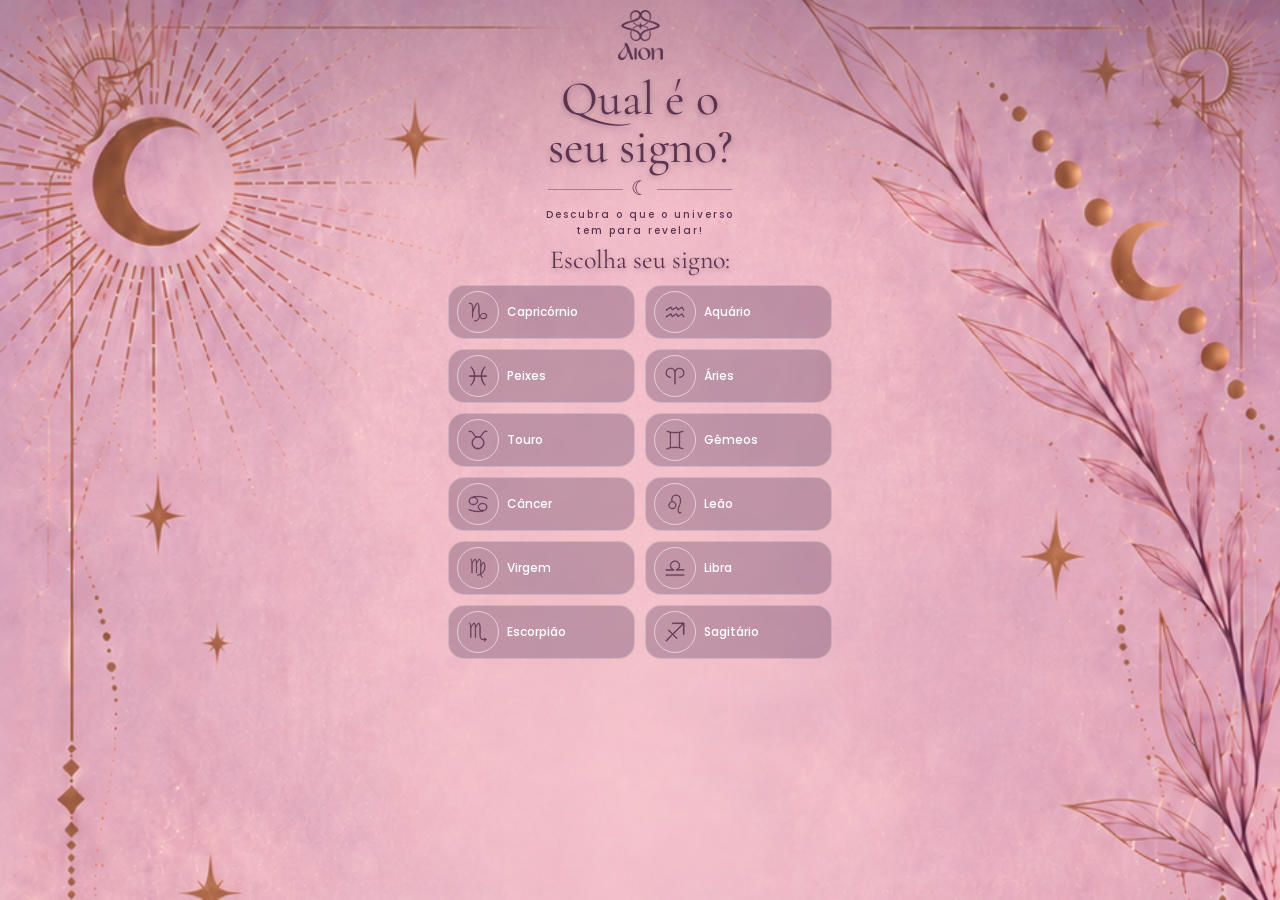
<file: index.html>
<!DOCTYPE html>
<html lang="pt-BR">

<head>
    <meta charset="UTF-8">
    <meta name="viewport" content="width=device-width, initial-scale=1.0">

    <link rel="stylesheet" href="style.css">

    <link rel="preconnect" href="https://fonts.googleapis.com">
    <link rel="preconnect" href="https://fonts.gstatic.com" crossorigin>

    <link
        href="https://fonts.googleapis.com/css2?family=Cormorant+Garamond:wght@400;500;600&family=Poppins:wght@400;500;600&display=swap"
        rel="stylesheet">

    <title>Mensagem do Universo</title>
</head>

<body class="pagina-inicial">

    <header class="cabecalho">

        <div class="logo-aion">
    <img src="assets/logo/logoAion.png" alt="AION">
</div>

        <h1>Qual é o<br>seu signo?</h1>

        <div class="divisor">
        <span class="linha linha-esquerda"></span>

        <span class="lua-divisor">☾</span>

        <span class="linha linha-direita"></span>
    </div>

        <p class="descricao">
            Descubra o que o universo<br> tem para revelar!
        </p>

    </header>


    <main>

        <section class="selecao-signos">

            <h2>Escolha seu signo:</h2>

            <ul class="lista-signos">

                <li>
                    <button class="signo signo-capricornio">
                        <span class="icone-signo"></span>
                        <span class="nome-signo">Capricórnio</span>
                    </button>
                </li>

                <li>
                    <button class="signo signo-aquario">
                        <span class="icone-signo"></span>
                        <span class="nome-signo">Aquário</span>
                    </button>
                </li>

                <li>
                    <button class="signo signo-peixes">
                        <span class="icone-signo"></span>
                        <span class="nome-signo">Peixes</span>
                    </button>
                </li>

                <li>
                    <button class="signo signo-aries">
                        <span class="icone-signo"></span>
                        <span class="nome-signo">Áries</span>
                    </button>
                </li>

                <li>
                    <button class="signo signo-touro">
                        <span class="icone-signo"></span>
                        <span class="nome-signo">Touro</span>
                    </button>
                </li>

                <li>
                    <button class="signo signo-gemeos">
                        <span class="icone-signo"></span>
                        <span class="nome-signo">Gêmeos</span>
                    </button>
                </li>

                <li>
                    <button class="signo signo-cancer">
                        <span class="icone-signo"></span>
                        <span class="nome-signo">Câncer</span>
                    </button>
                </li>

                <li>
                    <button class="signo signo-leao">
                        <span class="icone-signo"></span>
                        <span class="nome-signo">Leão</span>
                    </button>
                </li>

                <li>
                    <button class="signo signo-virgem">
                        <span class="icone-signo"></span>
                        <span class="nome-signo">Virgem</span>
                    </button>
                </li>

                <li>
                    <button class="signo signo-libra">
                        <span class="icone-signo"></span>
                        <span class="nome-signo">Libra</span>
                    </button>
                </li>

                <li>
                    <button class="signo signo-escorpiao">
                        <span class="icone-signo"></span>
                        <span class="nome-signo">Escorpião</span>
                    </button>
                </li>

                <li>
                    <button class="signo signo-sagitario">
                        <span class="icone-signo"></span>
                        <span class="nome-signo">Sagitário</span>
                    </button>
                </li>

            </ul>

        </section>

    </main>
    <script src="script.js"></script>
</body>

</html>
</file>
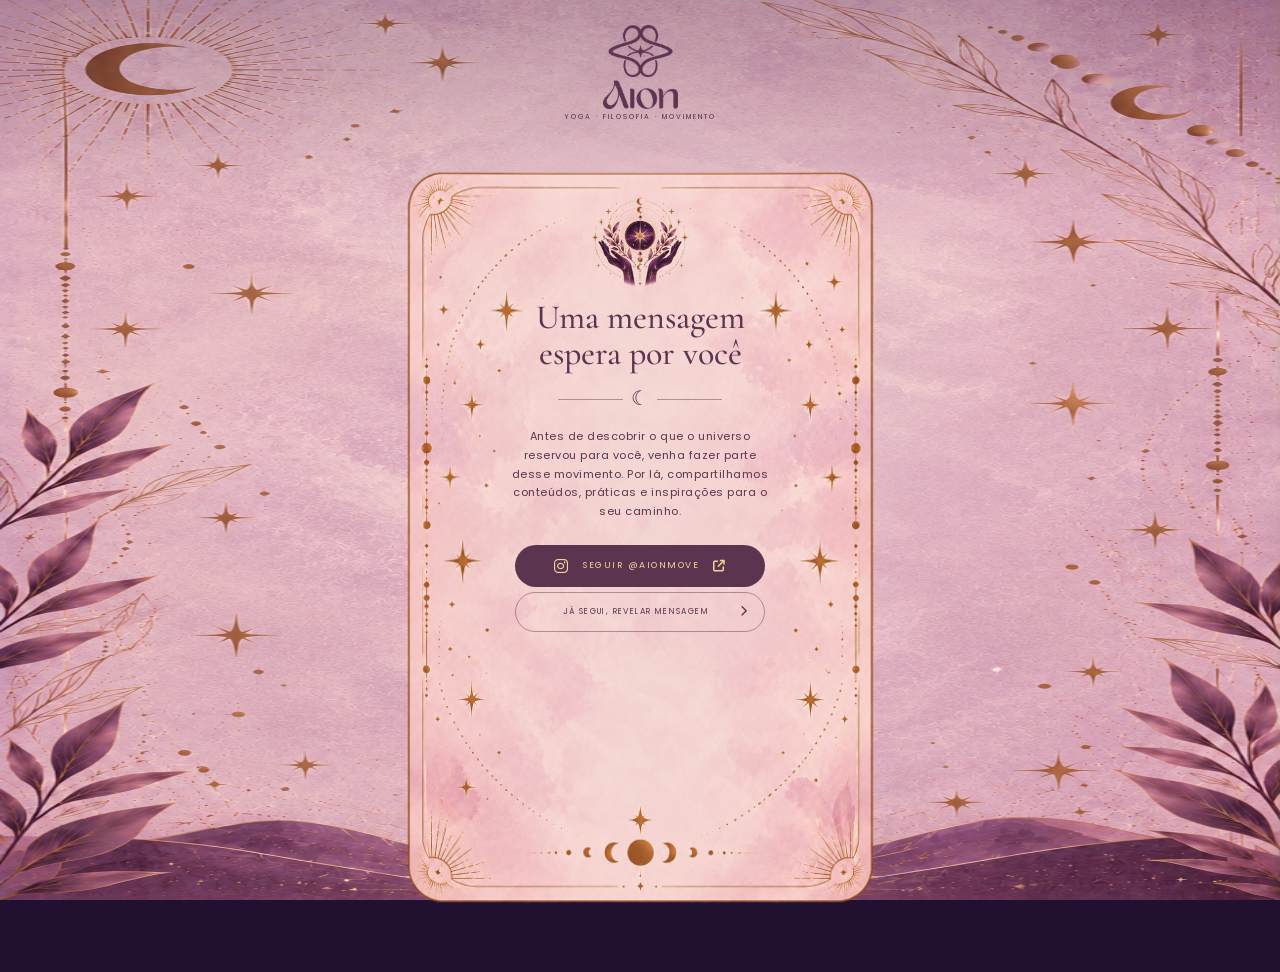
<file: seguir.html>
<!DOCTYPE html>
<html lang="pt-BR">

<head>
    <meta charset="UTF-8">
    <meta name="viewport" content="width=device-width, initial-scale=1.0">

    <link rel="stylesheet" href="style.css">

    <link rel="preconnect" href="https://fonts.googleapis.com">
    <link rel="preconnect" href="https://fonts.gstatic.com" crossorigin>

    <link
        href="https://fonts.googleapis.com/css2?family=Cormorant+Garamond:wght@400;500;600&family=Poppins:wght@400;500;600&display=swap"
        rel="stylesheet">
        <link
    rel="stylesheet"
    href="https://cdnjs.cloudflare.com/ajax/libs/font-awesome/6.5.2/css/all.min.css"
>

    <title>Mensagem do Universo | AION</title>
</head>

<body class="pagina-seguir">

    <header class="cabecalho">

        <div class="logo-aion">
            <img src="assets/logo/logoAion.png" alt="AION">
            <span class="subtitulo-aion">
        YOGA · FILOSOFIA · MOVIMENTO
    </span>
        </div>

    </header>

    <main>

        <section class="tela-seguir">

            <div class="card-mensagem">

                <img class="ilustracao-mensagem" src="assets/logo/ilustracaoMensagem.png" alt="">

                <h1>
                    Uma mensagem<br>
                    espera por você
                </h1>

                <div class="divisor">
                    <span class="linha linha-esquerda"></span>

                    <span class="lua-divisor">☾</span>

                    <span class="linha linha-direita"></span>
                </div>

                <p>
                    Antes de descobrir o que o universo
                    reservou para você, venha fazer parte
                    desse movimento. Por lá, compartilhamos
                    conteúdos, práticas e inspirações
                    para o seu caminho.
                </p>

                <a class="botao-seguir" href="https://www.instagram.com/aionmove/" target="_blank"
                    rel="noopener noreferrer">
                    <i class="fa-brands fa-instagram"></i>

                    <span>SEGUIR @AIONMOVE</span>

                    <i class="fa-solid fa-arrow-up-right-from-square"></i>
                </a>

                <button class="botao-revelar" id="btn-revelar">
                    <span>JÁ SEGUI, REVELAR MENSAGEM</span>
                    <i class="fa-solid fa-chevron-right"></i>
                </button>

            </div>

        </section>

    </main>

    <script src="seguir.js"></script>

</body>

</html>
</file>
<file: style.css>
* {

    margin: 0;

    padding: 0;

    box-sizing: border-box;

}

html {

    background: #21102f;

    overscroll-behavior-y: none;

}

body {

    position: relative;

    min-height: 100vh;

    min-height: 100dvh;

    font-family: 'Poppins', sans-serif;

    color: #ffffff;

    overflow-x: hidden;

    background: #21102f;

    overscroll-behavior-y: none;

}

body {
    opacity: 0;
    transform: translateY(8px);
    transition:
        opacity 0.45s ease,
        transform 0.45s ease;
}

body.pagina-visivel {
    opacity: 1;
    transform: translateY(0);
}

body.pagina-saindo {
    opacity: 0;
    transform: translateY(-8px);
}

/* =========================

   FUNDO

   ========================= */

body::before {

    content: "";

    position: fixed;

    inset: 0;

    width: 100%;

    height: 100%;

    background-image: url("assets/backgrounds/background1 (3).png");

    background-size: cover;

    background-position: center top;

    background-repeat: no-repeat;

    z-index: 0;

    pointer-events: none;

}

/* CONTEÚDO ACIMA DO FUNDO */

header,

main {

    position: relative;

    z-index: 1;

    transform: translateY(-15px);

}

/* =========================

   CABEÇALHO

   ========================= */

.cabecalho {

    text-align: center;

    padding: 25px 20px 20px;

}

.logo-aion {

    display: flex;

    justify-content: center;

    margin-bottom: 4px;

}

.logo-aion img {

    width: 45px;

    height: auto;

    display: block;

}

.cabecalho h1 {

    font-family: 'Cormorant Garamond', serif;

    font-size: 48px;

    font-weight: 400;

    line-height: 1;

    margin-top: 15px;

    color: #5B3450;

    white-space: nowrap;

    text-shadow:

        0 2px 5px rgba(91, 52, 80, 0.35);

}

.cabecalho::before {

    content: "";

    position: absolute;

    top: 0;

    left: 0;

    right: 0;

    height: 220px;

    background: linear-gradient(to bottom,

            rgba(20, 8, 35, 0.20),

            rgba(20, 8, 35, 0));

    z-index: -1;

    pointer-events: none;

}

.descricao {

    margin: 8px auto 0;

    font-family: 'Poppins', sans-serif;

    font-size: 10px;

    font-weight: 500;

    letter-spacing: 2px;

    line-height: 1.6;

    text-align: center;

    color: #5B3450;

}

.divisor {

    display: flex;

    align-items: center;

    justify-content: center;

    width: 100%;

    margin: 8px auto;

}

.linha {

    height: 1px;

    width: 75px;

    background: rgba(91, 52, 80, 0.45);

}

.lua-divisor {

    position: relative;

    margin: 0 8px;

    font-family: 'Cormorant Garamond', serif;

    font-size: 20px;

    color: #5B3450;

    line-height: 1;

}

/* =========================

   SELEÇÃO DOS SIGNOS

   ========================= */

.selecao-signos {

    width: 100%;

    max-width: 420px;

    padding: 0 18px 40px;

    margin: -15px auto 0;

}

.selecao-signos h2 {

    margin-bottom: 10px;

    font-family: 'Cormorant Garamond', serif;

    font-size: 26px;

    font-weight: 400;

    text-align: center;

    color: #5B3450;

    text-shadow:

        0 2px 5px rgba(91, 52, 80, 0.35);

}

/* =========================

   GRID

   ========================= */

.lista-signos {

    list-style: none;

    display: grid;

    grid-template-columns: repeat(2, 1fr);

    gap: 10px;

}

/* =========================

   BOTÕES

   ========================= */

.signo {

    position: relative;

    width: 100%;

    min-height: 52px;

    padding: 5px 8px;

    display: flex;

    flex-direction: row;

    align-items: center;

    justify-content: flex-start;

    gap: 8px;

    font-family: 'Poppins', sans-serif;

    font-size: 12px;

    font-weight: 500;

    color: #ffffff;

    background: rgba(65, 38, 75, 0.28);

    border: 1px solid rgba(255, 255, 255, 0.28);

    border-radius: 16px;

    cursor: pointer;

    backdrop-filter: blur(5px);

    -webkit-backdrop-filter: blur(5px);

    transition:

        border-color 0.3s ease,

        box-shadow 0.3s ease,

        background 0.3s ease,

        transform 0.3s ease;

}

/* =========================

   ÍCONE

   ========================= */

.icone-signo {

    width: 42px;

    height: 42px;

    display: flex;

    align-items: center;

    justify-content: center;

    border: 1px solid rgba(255, 255, 255, 0.55);

    border-radius: 50%;

}

.icone-signo::before {

    content: "";

    display: block;

    width: 24px;

    height: 24px;

    background-color: #5B3450;

    mask-repeat: no-repeat;

    mask-position: center;

    mask-size: contain;

    -webkit-mask-repeat: no-repeat;

    -webkit-mask-position: center;

    -webkit-mask-size: contain;

}

/* =========================

   ÍCONES DOS SIGNOS

   ========================= */

.signo-capricornio .icone-signo::before {

    mask-image: url("assets/icons/capricorn.svg");

}

.signo-aquario .icone-signo::before {

    mask-image: url("assets/icons/aquarius.svg");

}

.signo-peixes .icone-signo::before {

    mask-image: url("assets/icons/pisces.svg");

}

.signo-aries .icone-signo::before {

    mask-image: url("assets/icons/aries.svg");

}

.signo-touro .icone-signo::before {

    mask-image: url("assets/icons/taurus2.svg");

    -webkit-mask-image: url("assets/icons/taurus2.svg");

}

.signo-gemeos .icone-signo::before {

    mask-image: url("assets/icons/gemini.svg");

}

.signo-cancer .icone-signo::before {

    mask-image: url("assets/icons/cancer.svg");

}

.signo-leao .icone-signo::before {

    mask-image: url("assets/icons/leo.svg");

}

.signo-virgem .icone-signo::before {

    mask-image: url("assets/icons/virgo.svg");

}

.signo-libra .icone-signo::before {

    mask-image: url("assets/icons/libra.svg");

}

.signo-escorpiao .icone-signo::before {

    mask-image: url("assets/icons/scorpio.svg");

}

.signo-sagitario .icone-signo::before {

    mask-image: url("assets/icons/sagittarius.svg");

}

/* =========================

   HOVER

   ========================= */

.signo:active {

    background: rgba(91, 52, 80, 0.20);

    border-color: #5B3450;

    box-shadow:

        0 0 10px rgba(91, 52, 80, 0.30),

        0 0 20px rgba(91, 52, 80, 0.18);

    transform: translateY(-2px);

}

/* =========================

   TELA SEGUIR A AION

   ========================= */

.pagina-seguir {

    background: #21102f;

    height: 100vh;

    overflow: hidden;

}

.pagina-seguir {

    background-image: url("assets/backgrounds/backgroundSeguir.png");

    background-size: 100% 100%;

    background-position: center;

    background-repeat: no-repeat;

    background-color: #21102f;

}

.pagina-seguir main {

    transform: none;

}

.tela-seguir {

    width: 100%;
    min-height: calc(100vh - 90px);
    display: flex;
    justify-content: center;
    align-items: flex-start;
    padding: 20px;

}

.card-mensagem {

    position: relative;
    width: 100%;
    max-width: 360px;
    min-height: 520px;
    padding: 30px 24px;
    display: flex;
    flex-direction: column;
    align-items: center;
    justify-content: center;
    text-align: center;
    background-image: url("assets/backgrounds/backgroundCard.png");
    background-size: cover;
    background-position: center;
    border-radius: 28px;

    /* border: 1px solid rgba(212, 175, 55, 0.65); */

    box-shadow: none;

    /* overflow: hidden; */

}

.ilustracao-mensagem {

    width: 100px;
    height: 100px;
    object-fit: contain;
    display: block;
    margin-bottom: 8px;

}

.card-mensagem h1 {

    font-family: 'Cormorant Garamond', serif;
    font-size: 34px;
    line-height: 1.05;
    font-weight: 500;
    color: #5B3450;
    margin-bottom: 14px;

}

.card-mensagem .divisor {
    width: 100%;
    margin: 4px auto 18px;

}

.card-mensagem .linha {

    width: 65px;
    background: rgba(91, 52, 80, 0.45);

}

.card-mensagem .lua-divisor {
    color: #5B3450;

}

.card-mensagem p {

    max-width: 270px;
    margin-bottom: 24px;
    font-family: 'Poppins', sans-serif;
    font-size: 11px;
    line-height: 1.7;
    letter-spacing: 0.5px;
    color: #5B3450;

}

.botao-seguir {
    width: 100%;
    max-width: 250px;
    min-height: 42px;
    padding: 0 14px;
    display: flex;
    align-items: center;
    justify-content: center;
    gap: 14px;
    border: none;
    border-radius: 30px;
    background: #5B3450;
    color: #F3D39A;
    text-decoration: none;
    font-family: 'Poppins', sans-serif;
    font-size: 9px;
    font-weight: 400;
    letter-spacing: 1.5px;

}

.botao-seguir span {
    flex: none;

}

.botao-seguir i {
    font-size: 16px;

}

.botao-seguir i:last-child {
    font-size: 12px;
}

.botao-seguir:hover {

    transform: translateY(-2px);
    box-shadow:
        0 5px 15px rgba(91, 52, 80, 0.30);

}

.botao-revelar {

    width: 100%;
    max-width: 250px;
    min-height: 40px;
    padding: 0 16px;
    margin-top: 5px;
    display: flex;
    align-items: center;
    justify-content: space-between;
    border: 1px solid rgba(91, 52, 80, 0.45);
    border-radius: 30px;
    background: transparent;
    color: #5B3450;
    font-family: 'Poppins', sans-serif;
    font-size: 8px;
    font-weight: 400;
    letter-spacing: 1.4px;
    cursor: pointer;

}

.botao-revelar span {

    flex: 1;
    text-align: center;

}

.botao-revelar i {
    font-size: 11px;

}

.pagina-seguir::before {

    background-image: url("assets/backgrounds/backgroundSeguir.png");
    background-size: cover;
    background-position: center top;
    background-repeat: no-repeat;

}

.pagina-seguir .card-mensagem {

    width: 100%;
    max-width: 500px;
    aspect-ratio: 1024 / 1536;
    min-height: 0;
    background-image: url("assets/backgrounds/backgroundCard.png");
    background-size: 100% 100%;
    background-position: center;
    background-repeat: no-repeat;
    justify-content: flex-start;
    /* padding-top:20px; */
    border: none;
    box-shadow: none;

}

.pagina-seguir .logo-aion {

    margin-top: 15px;
    margin-bottom: 5px;
    display: flex;
    flex-direction: column;
    align-items: center;
    gap: 3px;
}

.pagina-seguir .logo-aion img {
    width: 75px;
}

.pagina-seguir .subtitulo-aion {

    font-family: 'Poppins', sans-serif;
    font-size: 7px;
    font-weight: 400;
    letter-spacing: 2px;
    color: #5B3450;
    white-space: nowrap;

}
.pagina-seguir .tela-seguir {
    padding-top: 0;

}

body.pagina-seguir::before {

    background-image: url("assets/backgrounds/backgroundSeguir.png");
    background-size: 100% 100%;
    background-position: center;
    background-repeat: no-repeat;

}

body.pagina-seguir {
    height: 100vh;
    height: 100dvh;
    overflow: hidden;
}

@media (hover: hover) and (pointer: fine) {

    .signo:hover {

        background: rgba(91, 52, 80, 0.20);
        border-color: rgba(91, 52, 80, 0.75);
        box-shadow:
            0 0 10px rgba(91, 52, 80, 0.30),
            0 0 20px rgba(91, 52, 80, 0.18);
        transform: translateY(-2px);

    }

}

/* Efeito temporário ao tocar no celular */

.signo:active {

    background: rgba(91, 52, 80, 0.20);
    border-color: rgba(91, 52, 80, 0.75);
    box-shadow:
        0 0 10px rgba(91, 52, 80, 0.30),
        0 0 20px rgba(91, 52, 80, 0.18);
    transform: scale(0.98);

}

@media (max-width: 768px) {

    /* Trava a página inicial no tamanho da tela, sem afetar as outras páginas. */
    html:has(body.pagina-inicial) {
        height: 100%;
        overflow: hidden;
    }

    body.pagina-inicial {
        position: fixed;
        inset: 0;
        width: 100%;
        height: 100vh;
        height: 100dvh;
        min-height: 0;
        margin: 0;
        overflow: hidden;
    }

    .pagina-seguir .ilustracao-mensagem {
    margin-bottom: 4px;
}

.pagina-seguir .card-mensagem h1 {
    margin-bottom: 8px;
}

.pagina-seguir .card-mensagem p {
    max-width: 220px;
    width: 100%;
    line-height: 1.6;
    margin: 10px auto 14px;
}

    .lista-signos {
        gap: 8px;
    }

    .signo {
        padding: 6px 8px;
        min-height: 40px;
    }

    .icone-signo::before {
        width: 20px;
        height: 20px;
    }
}

@media (max-width: 768px) {

    /* Aproxima visualmente o logo do card */
    .pagina-seguir header {
        transform: none;
    }

    .pagina-seguir .cabecalho {
        padding-bottom: 0;
    }

    .pagina-seguir .logo-aion {
        margin-bottom: 0;
    }

    /* Aumenta o card */
    .pagina-seguir .card-mensagem {
        width: 100%;
        max-width: 500px;
    }
    .pagina-seguir .card-mensagem .divisor {
    margin-bottom: 4px;
}

}
</file>
